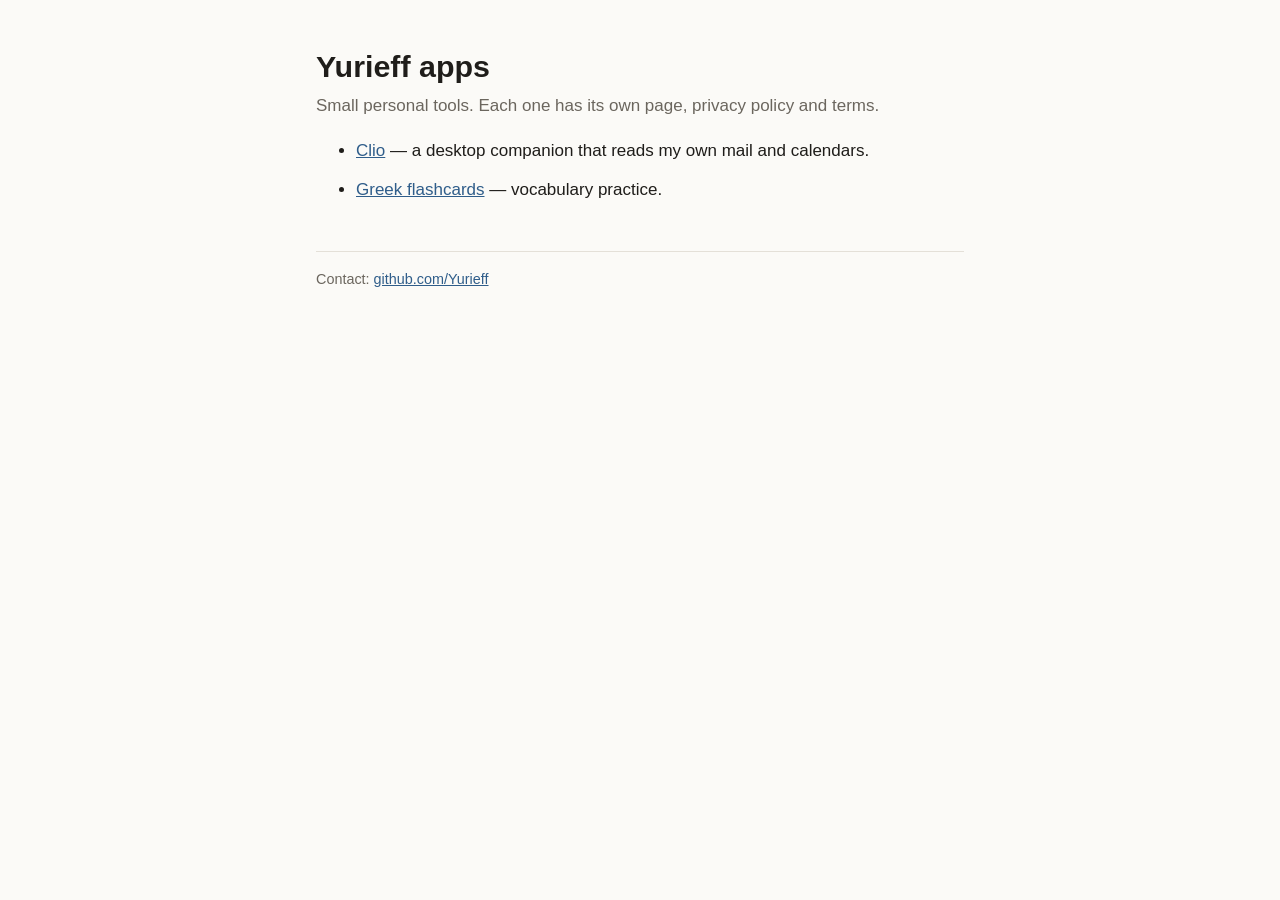
<file: index.html>
<!doctype html>
<html lang="en">
<head>
  <meta charset="utf-8">
  <meta name="viewport" content="width=device-width, initial-scale=1">
  <meta name="google-site-verification" content="ChJbfygbj8e6GCJDaDk6s0c-wg3S8_Qw8r5J93IWyzI" />
  <title>Yurieff apps</title>
  <link rel="stylesheet" href="/style.css">
</head>
<body>
<main>
  <h1>Yurieff apps</h1>
  <p class="muted">Small personal tools. Each one has its own page, privacy policy and terms.</p>
  <ul>
    <li><a href="/clio/">Clio</a> — a desktop companion that reads my own mail and calendars.</li>
    <li><a href="/greek-flashcards/">Greek flashcards</a> — vocabulary practice.</li>
  </ul>
  <footer>Contact: <a href="https://github.com/Yurieff">github.com/Yurieff</a></footer>
</main>
</body>
</html>
</file>
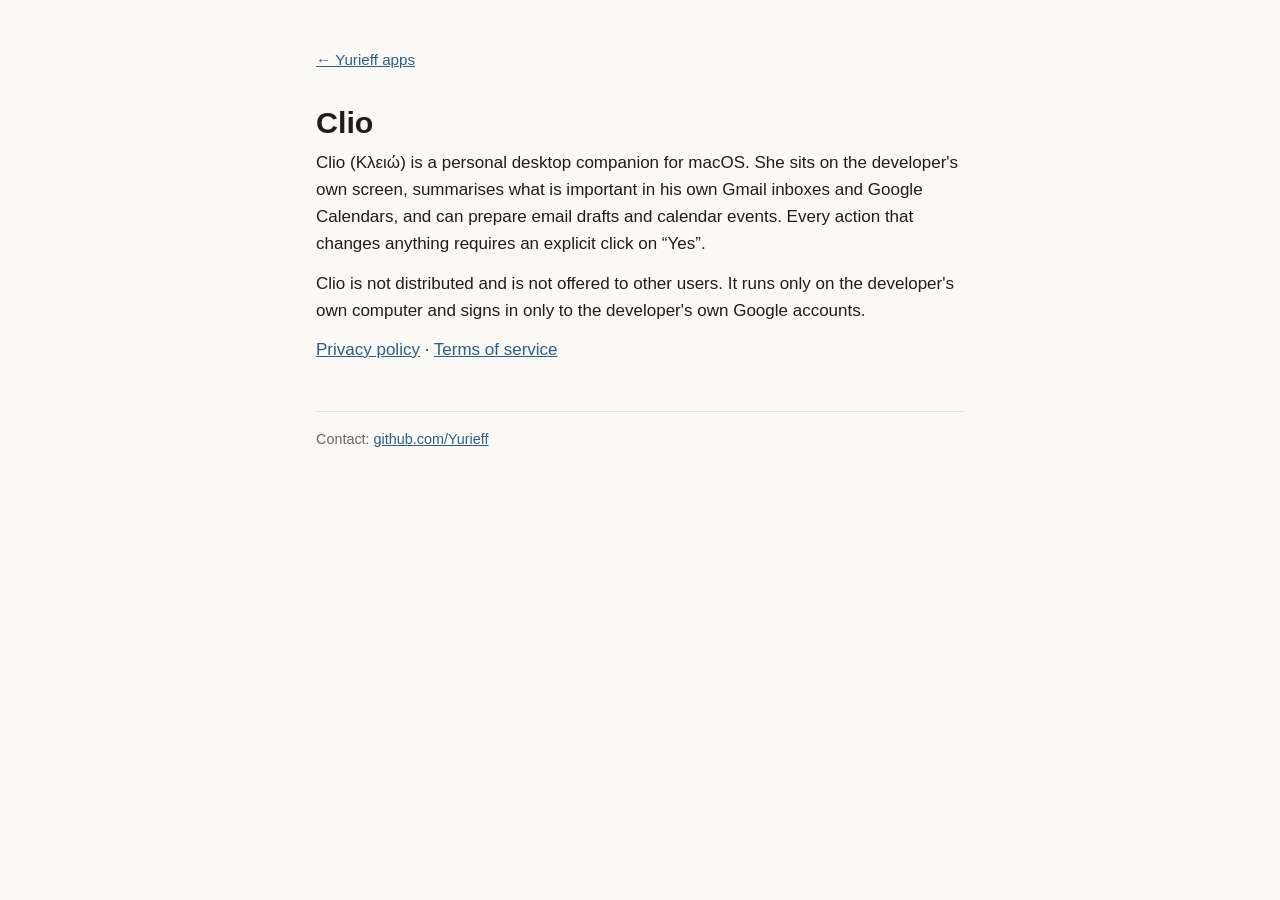
<file: clio/index.html>
<!doctype html>
<html lang="en">
<head>
  <meta charset="utf-8">
  <meta name="viewport" content="width=device-width, initial-scale=1">
  <title>Clio</title>
  <link rel="stylesheet" href="/style.css">
</head>
<body>
<main>
  <nav><a href="/">← Yurieff apps</a></nav>
  <h1>Clio</h1>
  <p>Clio (Κλειώ) is a personal desktop companion for macOS. She sits on the developer's own screen, summarises what is important in his own Gmail inboxes and Google Calendars, and can prepare email drafts and calendar events. Every action that changes anything requires an explicit click on “Yes”.</p>
  <p>Clio is not distributed and is not offered to other users. It runs only on the developer's own computer and signs in only to the developer's own Google accounts.</p>
  <p><a href="/clio/privacy.html">Privacy policy</a> · <a href="/clio/terms.html">Terms of service</a></p>
  <footer>Contact: <a href="https://github.com/Yurieff">github.com/Yurieff</a></footer>
</main>
</body>
</html>
</file>
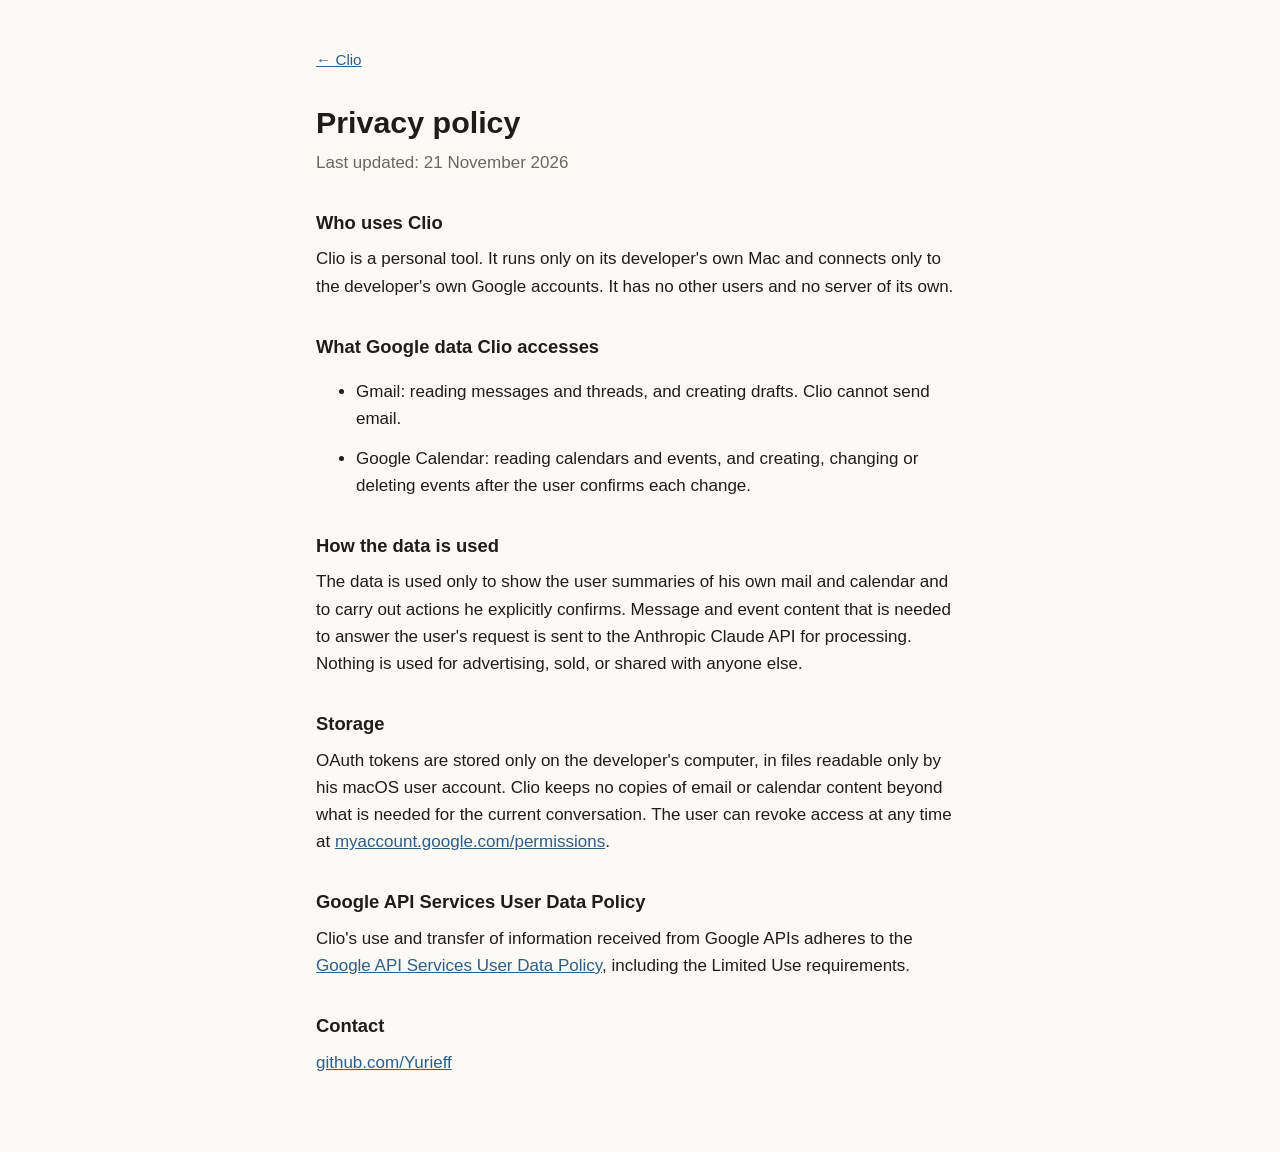
<file: clio/privacy.html>
<!doctype html>
<html lang="en">
<head>
  <meta charset="utf-8">
  <meta name="viewport" content="width=device-width, initial-scale=1">
  <title>Clio privacy policy</title>
  <link rel="stylesheet" href="/style.css">
</head>
<body>
<main>
  <nav><a href="/clio/">← Clio</a></nav>
  <h1>Privacy policy</h1>
  <p class="muted">Last updated: 21 November 2026</p>

  <h2>Who uses Clio</h2>
  <p>Clio is a personal tool. It runs only on its developer's own Mac and connects only to the developer's own Google accounts. It has no other users and no server of its own.</p>

  <h2>What Google data Clio accesses</h2>
  <ul>
    <li>Gmail: reading messages and threads, and creating drafts. Clio cannot send email.</li>
    <li>Google Calendar: reading calendars and events, and creating, changing or deleting events after the user confirms each change.</li>
  </ul>

  <h2>How the data is used</h2>
  <p>The data is used only to show the user summaries of his own mail and calendar and to carry out actions he explicitly confirms. Message and event content that is needed to answer the user's request is sent to the Anthropic Claude API for processing. Nothing is used for advertising, sold, or shared with anyone else.</p>

  <h2>Storage</h2>
  <p>OAuth tokens are stored only on the developer's computer, in files readable only by his macOS user account. Clio keeps no copies of email or calendar content beyond what is needed for the current conversation. The user can revoke access at any time at <a href="https://myaccount.google.com/permissions">myaccount.google.com/permissions</a>.</p>

  <h2>Google API Services User Data Policy</h2>
  <p>Clio's use and transfer of information received from Google APIs adheres to the <a href="https://developers.google.com/terms/api-services-user-data-policy">Google API Services User Data Policy</a>, including the Limited Use requirements.</p>

  <h2>Contact</h2>
  <p><a href="https://github.com/Yurieff">github.com/Yurieff</a></p>
</main>
</body>
</html>
</file>
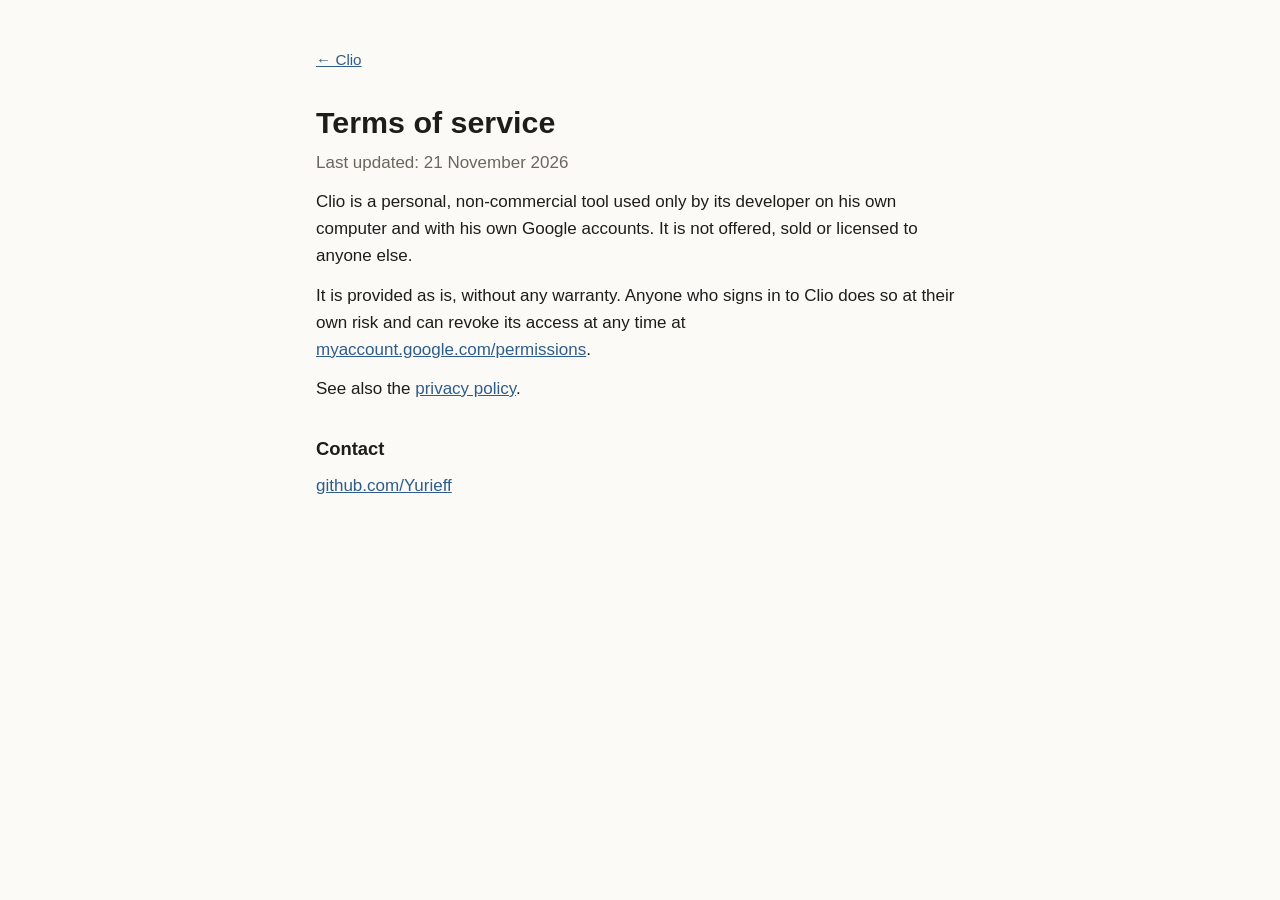
<file: clio/terms.html>
<!doctype html>
<html lang="en">
<head>
  <meta charset="utf-8">
  <meta name="viewport" content="width=device-width, initial-scale=1">
  <title>Clio terms of service</title>
  <link rel="stylesheet" href="/style.css">
</head>
<body>
<main>
  <nav><a href="/clio/">← Clio</a></nav>
  <h1>Terms of service</h1>
  <p class="muted">Last updated: 21 November 2026</p>
  <p>Clio is a personal, non-commercial tool used only by its developer on his own computer and with his own Google accounts. It is not offered, sold or licensed to anyone else.</p>
  <p>It is provided as is, without any warranty. Anyone who signs in to Clio does so at their own risk and can revoke its access at any time at <a href="https://myaccount.google.com/permissions">myaccount.google.com/permissions</a>.</p>
  <p>See also the <a href="/clio/privacy.html">privacy policy</a>.</p>
  <h2>Contact</h2>
  <p><a href="https://github.com/Yurieff">github.com/Yurieff</a></p>
</main>
</body>
</html>
</file>
<file: style.css>
:root {
  --bg: #fbfaf7;
  --fg: #1f1d1a;
  --muted: #6b665e;
  --link: #2f5d8a;
  --rule: #e4e0d8;
}
@media (prefers-color-scheme: dark) {
  :root {
    --bg: #161514;
    --fg: #ebe7e0;
    --muted: #a39d93;
    --link: #8ab4de;
    --rule: #34312d;
  }
}
* { box-sizing: border-box; }
body {
  margin: 0;
  background: var(--bg);
  color: var(--fg);
  font: 17px/1.6 -apple-system, BlinkMacSystemFont, "Segoe UI", Roboto, sans-serif;
}
main { max-width: 680px; margin: 0 auto; padding: 48px 16px 64px; }
h1 { font-size: 1.9rem; line-height: 1.2; margin: 0 0 8px; }
h2 { font-size: 1.15rem; margin: 32px 0 8px; }
p, li { margin: 0 0 12px; }
a { color: var(--link); }
.muted { color: var(--muted); }
nav { font-size: 0.95rem; margin-bottom: 32px; }
footer { margin-top: 48px; padding-top: 16px; border-top: 1px solid var(--rule); font-size: 0.9rem; color: var(--muted); }
</file>
